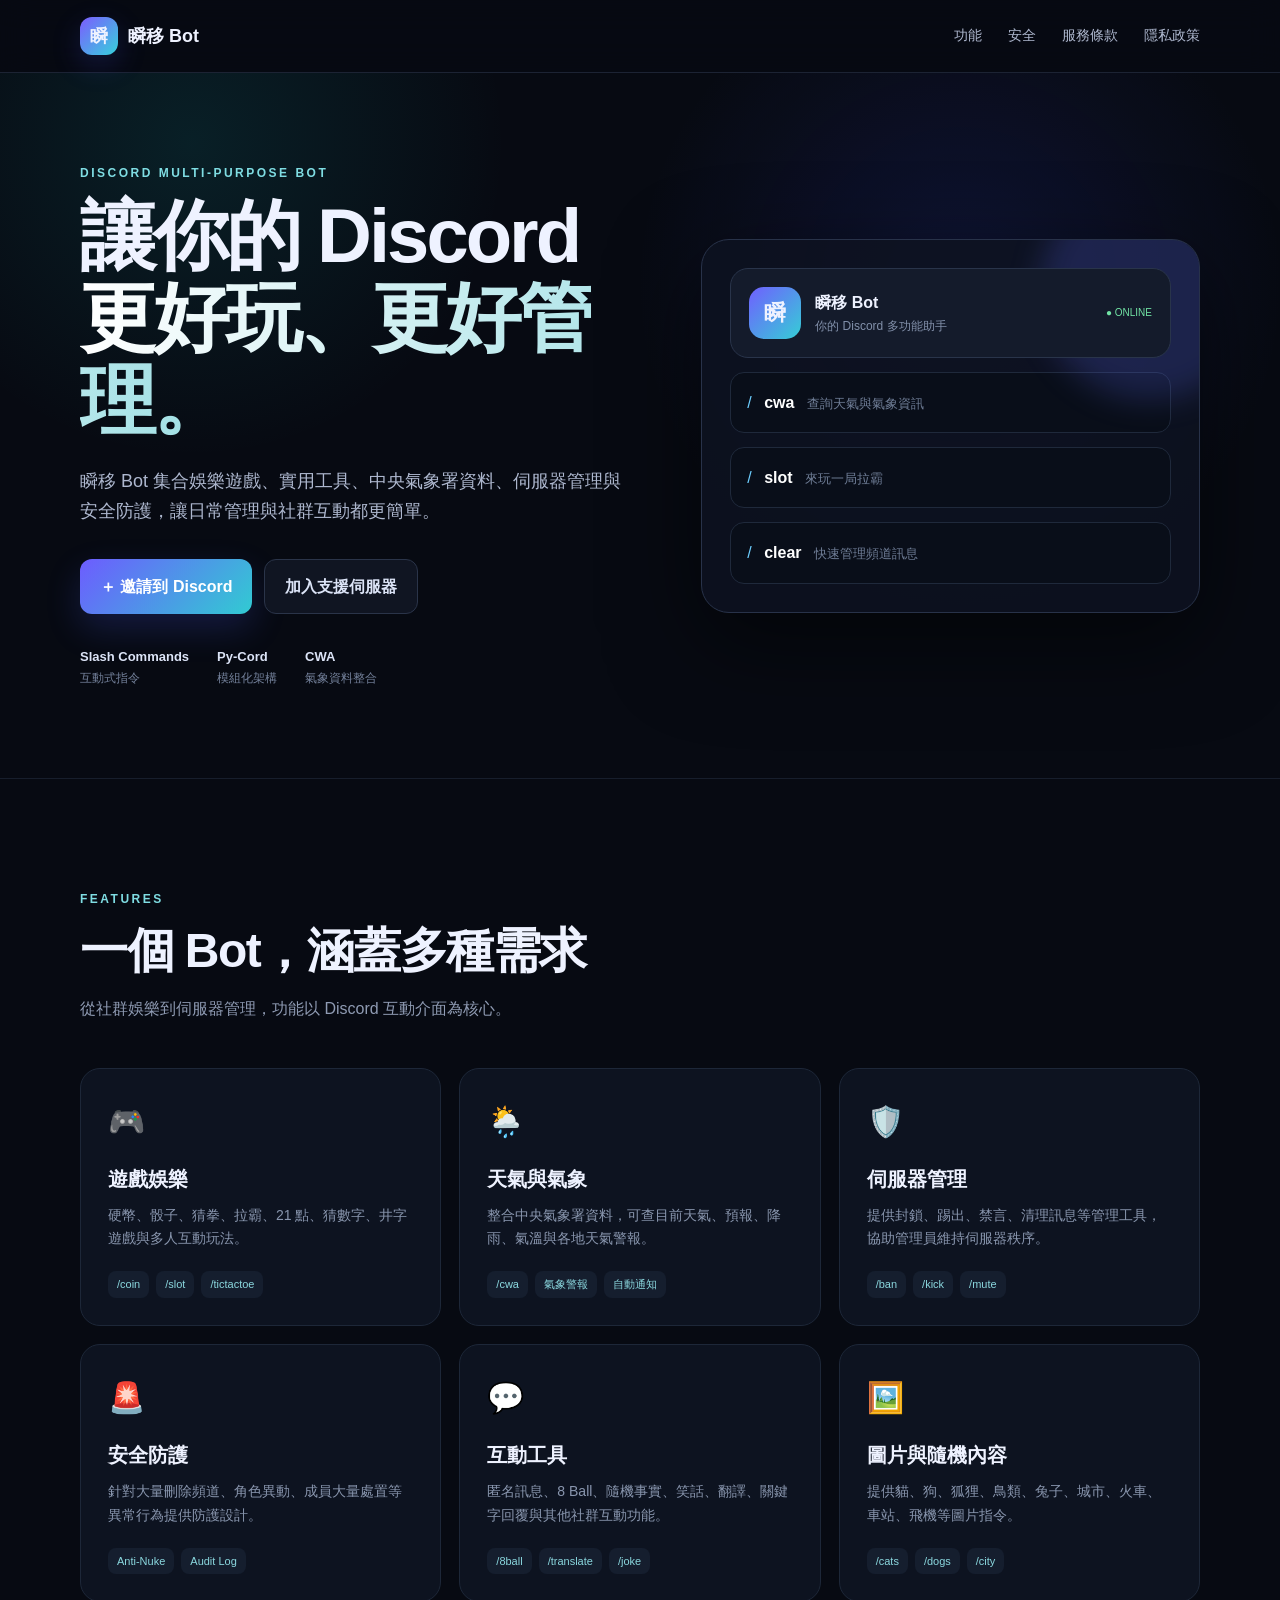
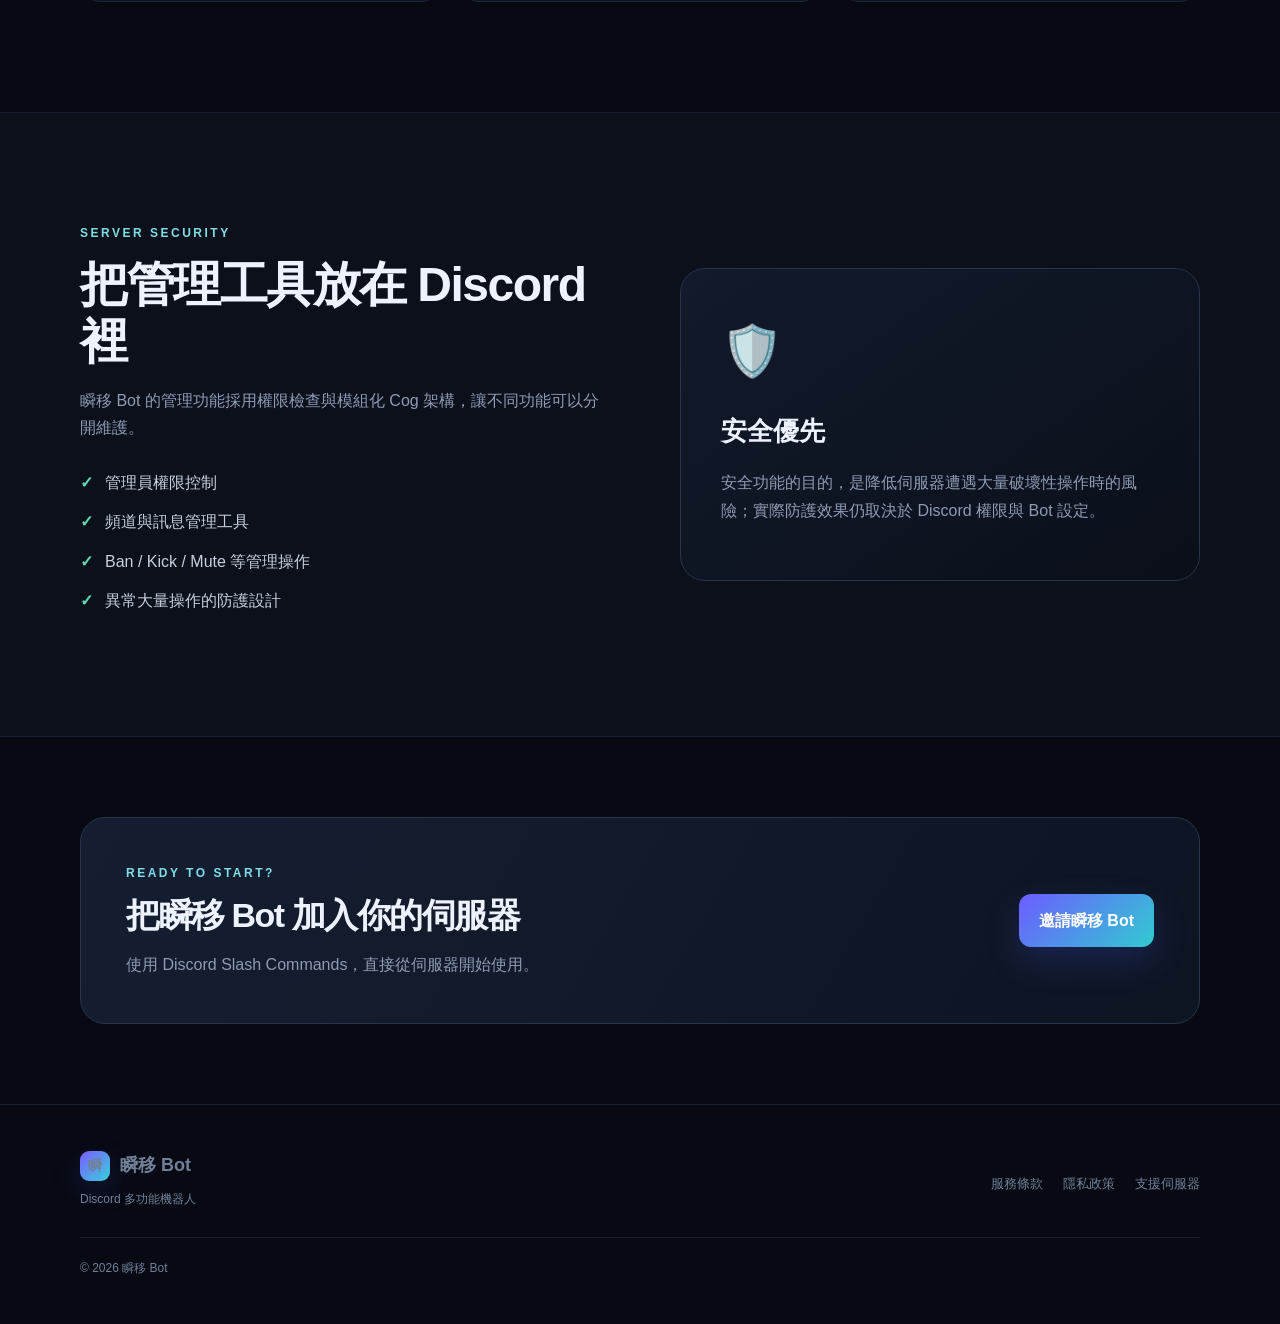
<file: index.html>
<!doctype html>
<html lang="zh-Hant">
<head>
  <meta charset="utf-8">
  <meta name="viewport" content="width=device-width, initial-scale=1">
  <meta name="description" content="瞬移 Bot｜多功能 Discord 機器人，提供娛樂、遊戲、天氣、管理與伺服器安全功能。">
  <title>瞬移 Bot｜Discord 多功能機器人</title>
  <link rel="stylesheet" href="style.css">
</head>
<body>
<header class="nav">
  <div class="wrap nav-inner">
    <a class="brand" href="index.html"><span class="logo">瞬</span><span>瞬移 Bot</span></a>
    <nav>
      <a href="#features">功能</a>
      <a href="#security">安全</a>
      <a href="terms.html">服務條款</a>
      <a href="privacy.html">隱私政策</a>
    </nav>
  </div>
</header>

<main>
<section class="hero">
  <div class="wrap hero-grid">
    <div>
      <div class="eyebrow">DISCORD MULTI-PURPOSE BOT</div>
      <h1>讓你的 Discord<br><span>更好玩、更好管理。</span></h1>
      <p class="lead">瞬移 Bot 集合娛樂遊戲、實用工具、中央氣象署資料、伺服器管理與安全防護，讓日常管理與社群互動都更簡單。</p>
      <div class="actions">
        <a class="btn primary" href="https://discord.com/oauth2/authorize?client_id=1089947084473499708&permissions=8&scope=bot%20applications.commands" target="_blank" rel="noopener">＋ 邀請到 Discord</a>
        <a class="btn ghost" href="https://discord.gg/3RnenEXjWV" target="_blank" rel="noopener">加入支援伺服器</a>
      </div>
      <div class="mini-stats">
        <div><b>Slash Commands</b><span>互動式指令</span></div>
        <div><b>Py-Cord</b><span>模組化架構</span></div>
        <div><b>CWA</b><span>氣象資料整合</span></div>
      </div>
    </div>
    <div class="hero-card">
      <div class="orb"></div>
      <div class="bot-card">
        <div class="bot-avatar">瞬</div>
        <div><strong>瞬移 Bot</strong><small>你的 Discord 多功能助手</small></div>
        <span class="online">● ONLINE</span>
      </div>
      <div class="command"><span>/</span> <b>cwa</b> <em>查詢天氣與氣象資訊</em></div>
      <div class="command"><span>/</span> <b>slot</b> <em>來玩一局拉霸</em></div>
      <div class="command"><span>/</span> <b>clear</b> <em>快速管理頻道訊息</em></div>
    </div>
  </div>
</section>

<section id="features" class="section">
  <div class="wrap">
    <div class="section-head"><div class="eyebrow">FEATURES</div><h2>一個 Bot，涵蓋多種需求</h2><p>從社群娛樂到伺服器管理，功能以 Discord 互動介面為核心。</p></div>
    <div class="cards">
      <article class="card"><div class="icon">🎮</div><h3>遊戲娛樂</h3><p>硬幣、骰子、猜拳、拉霸、21 點、猜數字、井字遊戲與多人互動玩法。</p><div class="tags"><span>/coin</span><span>/slot</span><span>/tictactoe</span></div></article>
      <article class="card"><div class="icon">🌦️</div><h3>天氣與氣象</h3><p>整合中央氣象署資料，可查目前天氣、預報、降雨、氣溫與各地天氣警報。</p><div class="tags"><span>/cwa</span><span>氣象警報</span><span>自動通知</span></div></article>
      <article class="card"><div class="icon">🛡️</div><h3>伺服器管理</h3><p>提供封鎖、踢出、禁言、清理訊息等管理工具，協助管理員維持伺服器秩序。</p><div class="tags"><span>/ban</span><span>/kick</span><span>/mute</span></div></article>
      <article class="card"><div class="icon">🚨</div><h3>安全防護</h3><p>針對大量刪除頻道、角色異動、成員大量處置等異常行為提供防護設計。</p><div class="tags"><span>Anti-Nuke</span><span>Audit Log</span></div></article>
      <article class="card"><div class="icon">💬</div><h3>互動工具</h3><p>匿名訊息、8 Ball、隨機事實、笑話、翻譯、關鍵字回覆與其他社群互動功能。</p><div class="tags"><span>/8ball</span><span>/translate</span><span>/joke</span></div></article>
      <article class="card"><div class="icon">🖼️</div><h3>圖片與隨機內容</h3><p>提供貓、狗、狐狸、鳥類、兔子、城市、火車、車站、飛機等圖片指令。</p><div class="tags"><span>/cats</span><span>/dogs</span><span>/city</span></div></article>
    </div>
  </div>
</section>

<section id="security" class="section dark">
  <div class="wrap split">
    <div><div class="eyebrow">SERVER SECURITY</div><h2>把管理工具放在 Discord 裡</h2><p>瞬移 Bot 的管理功能採用權限檢查與模組化 Cog 架構，讓不同功能可以分開維護。</p>
      <ul class="checks"><li>管理員權限控制</li><li>頻道與訊息管理工具</li><li>Ban / Kick / Mute 等管理操作</li><li>異常大量操作的防護設計</li></ul>
    </div>
    <div class="security-panel"><div class="shield">🛡️</div><h3>安全優先</h3><p>安全功能的目的，是降低伺服器遭遇大量破壞性操作時的風險；實際防護效果仍取決於 Discord 權限與 Bot 設定。</p></div>
  </div>
</section>

<section class="cta">
  <div class="wrap cta-box"><div><div class="eyebrow">READY TO START?</div><h2>把瞬移 Bot 加入你的伺服器</h2><p>使用 Discord Slash Commands，直接從伺服器開始使用。</p></div><a class="btn primary" href="https://discord.com/oauth2/authorize?client_id=1089947084473499708&permissions=8&scope=bot%20applications.commands" target="_blank" rel="noopener">邀請瞬移 Bot</a></div>
</section>
</main>

<footer><div class="wrap footer"><div><a class="brand" href="index.html"><span class="logo small">瞬</span><span>瞬移 Bot</span></a><p>Discord 多功能機器人</p></div><div class="footer-links"><a href="terms.html">服務條款</a><a href="privacy.html">隱私政策</a><a href="https://discord.gg/3RnenEXjWV" target="_blank" rel="noopener">支援伺服器</a></div><div class="copyright">© 2026 瞬移 Bot</div></div></footer>
</body>
</html>
</file>
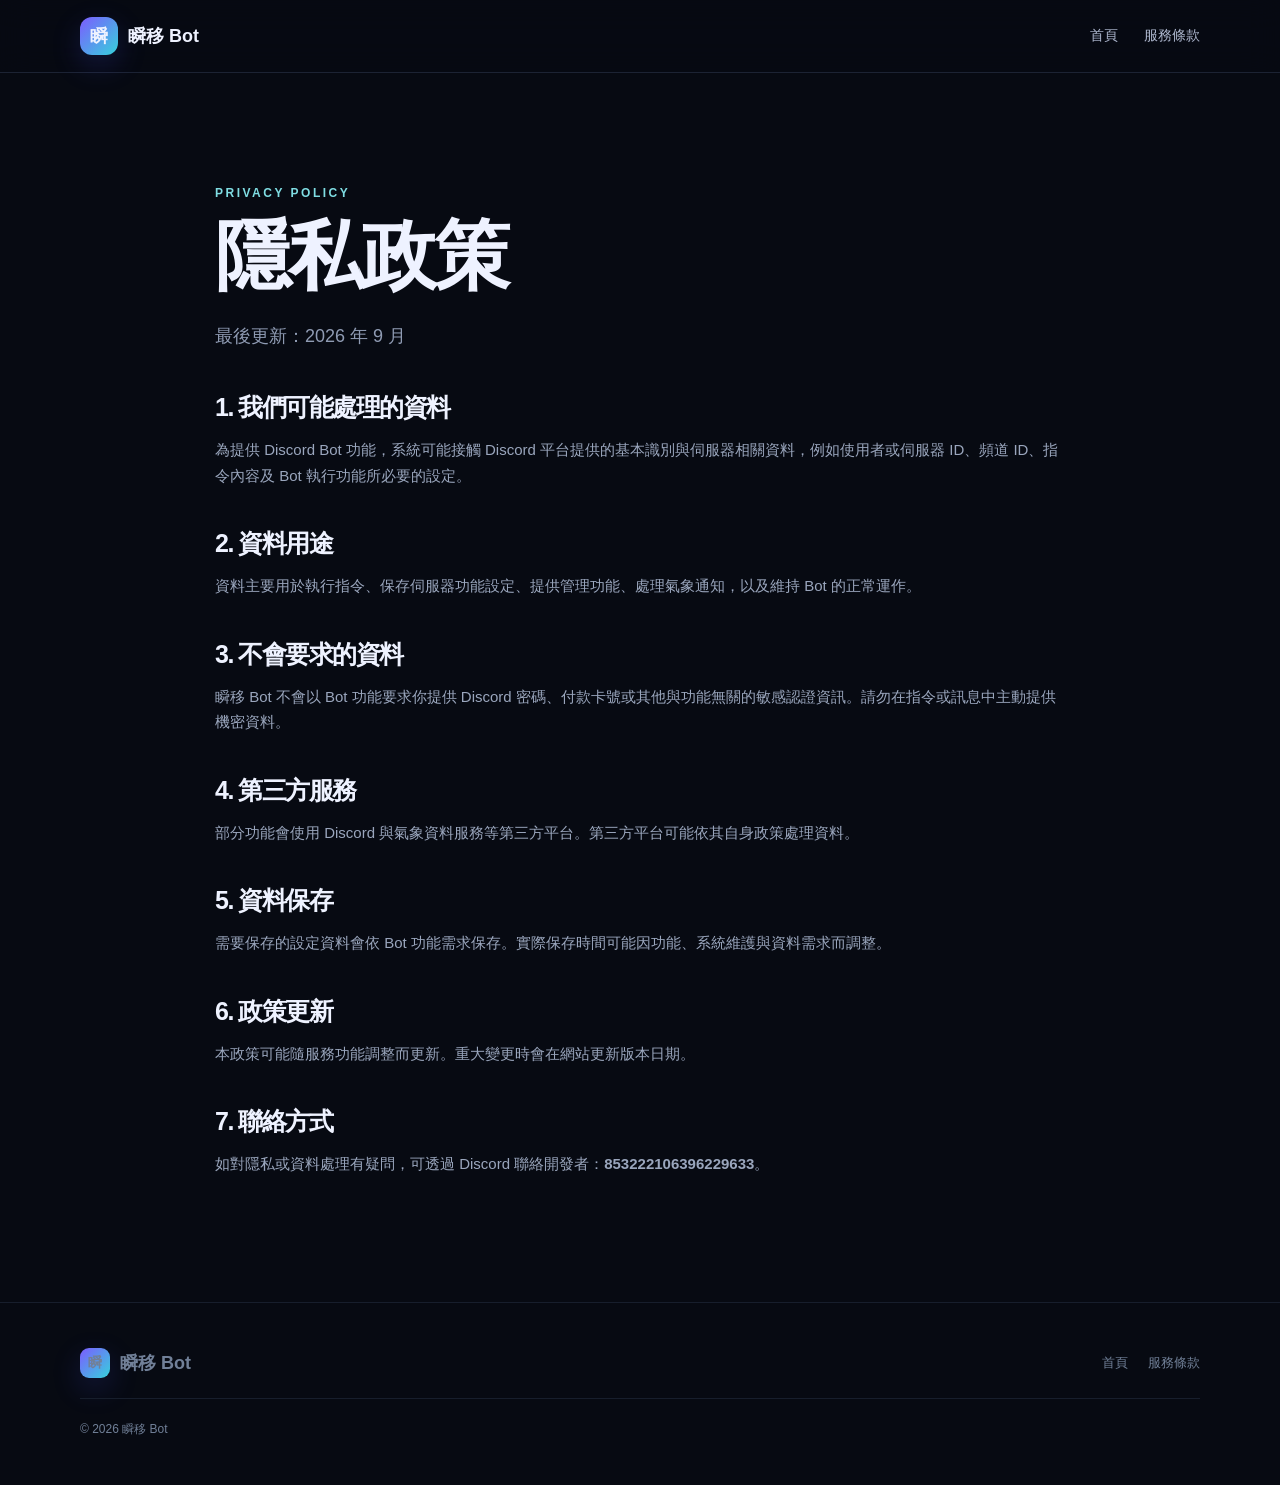
<file: privacy.html>
<!doctype html><html lang="zh-Hant"><head><meta charset="utf-8"><meta name="viewport" content="width=device-width,initial-scale=1"><title>隱私政策｜瞬移 Bot</title><link rel="stylesheet" href="style.css"></head><body><header class="nav"><div class="wrap nav-inner"><a class="brand" href="index.html"><span class="logo">瞬</span>瞬移 Bot</a><nav><a href="index.html">首頁</a><a href="terms.html">服務條款</a></nav></div></header><main class="section"><div class="wrap" style="max-width:850px"><div class="eyebrow">PRIVACY POLICY</div><h1>隱私政策</h1><p class="lead">最後更新：2026 年 9 月</p><article class="legal"><h2>1. 我們可能處理的資料</h2><p>為提供 Discord Bot 功能，系統可能接觸 Discord 平台提供的基本識別與伺服器相關資料，例如使用者或伺服器 ID、頻道 ID、指令內容及 Bot 執行功能所必要的設定。</p><h2>2. 資料用途</h2><p>資料主要用於執行指令、保存伺服器功能設定、提供管理功能、處理氣象通知，以及維持 Bot 的正常運作。</p><h2>3. 不會要求的資料</h2><p>瞬移 Bot 不會以 Bot 功能要求你提供 Discord 密碼、付款卡號或其他與功能無關的敏感認證資訊。請勿在指令或訊息中主動提供機密資料。</p><h2>4. 第三方服務</h2><p>部分功能會使用 Discord 與氣象資料服務等第三方平台。第三方平台可能依其自身政策處理資料。</p><h2>5. 資料保存</h2><p>需要保存的設定資料會依 Bot 功能需求保存。實際保存時間可能因功能、系統維護與資料需求而調整。</p><h2>6. 政策更新</h2><p>本政策可能隨服務功能調整而更新。重大變更時會在網站更新版本日期。</p><h2>7. 聯絡方式</h2><p>如對隱私或資料處理有疑問，可透過 Discord 聯絡開發者：<strong>853222106396229633</strong>。</p></article></div></main><footer><div class="wrap footer"><div><a class="brand" href="index.html"><span class="logo small">瞬</span>瞬移 Bot</a></div><div class="footer-links"><a href="index.html">首頁</a><a href="terms.html">服務條款</a></div><div class="copyright">© 2026 瞬移 Bot</div></div></footer><style>.legal h2{font-size:25px;margin-top:40px}.legal p{color:#9aa6bd}.legal{font-size:15px}</style></body></html>
</file>
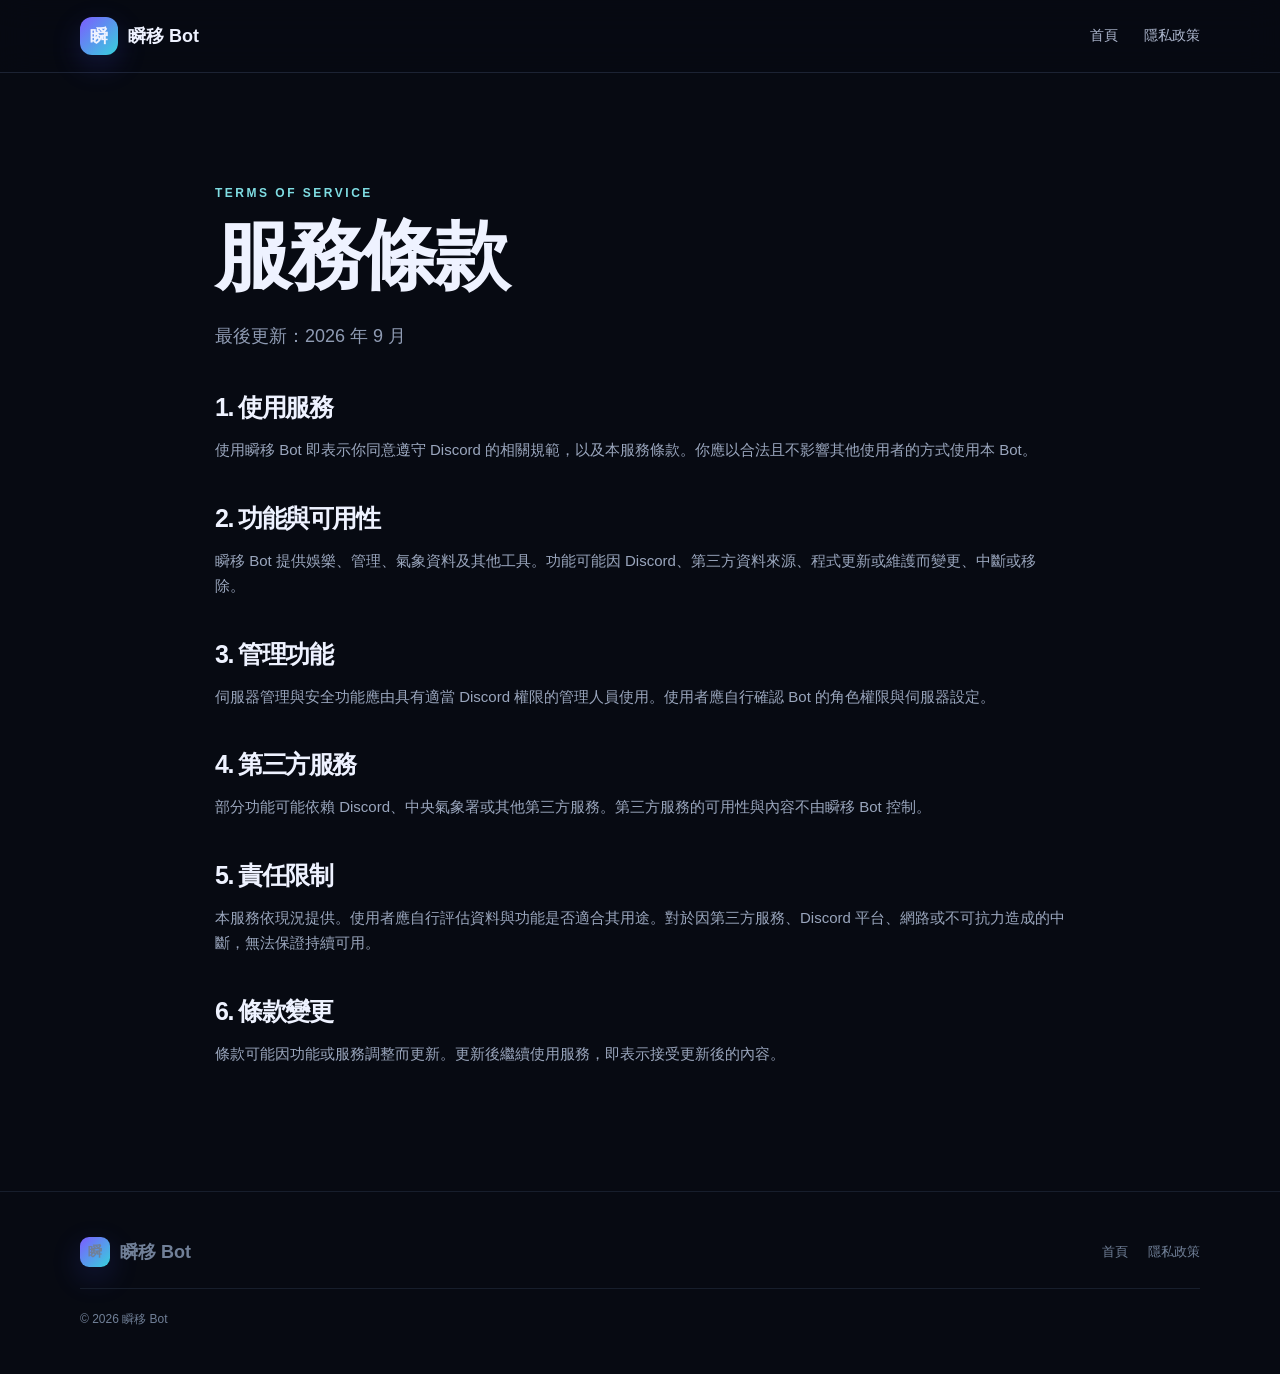
<file: terms.html>
<!doctype html><html lang="zh-Hant"><head><meta charset="utf-8"><meta name="viewport" content="width=device-width,initial-scale=1"><title>服務條款｜瞬移 Bot</title><link rel="stylesheet" href="style.css"></head><body><header class="nav"><div class="wrap nav-inner"><a class="brand" href="index.html"><span class="logo">瞬</span>瞬移 Bot</a><nav><a href="index.html">首頁</a><a href="privacy.html">隱私政策</a></nav></div></header><main class="section"><div class="wrap" style="max-width:850px"><div class="eyebrow">TERMS OF SERVICE</div><h1>服務條款</h1><p class="lead">最後更新：2026 年 9 月</p><article class="legal"><h2>1. 使用服務</h2><p>使用瞬移 Bot 即表示你同意遵守 Discord 的相關規範，以及本服務條款。你應以合法且不影響其他使用者的方式使用本 Bot。</p><h2>2. 功能與可用性</h2><p>瞬移 Bot 提供娛樂、管理、氣象資料及其他工具。功能可能因 Discord、第三方資料來源、程式更新或維護而變更、中斷或移除。</p><h2>3. 管理功能</h2><p>伺服器管理與安全功能應由具有適當 Discord 權限的管理人員使用。使用者應自行確認 Bot 的角色權限與伺服器設定。</p><h2>4. 第三方服務</h2><p>部分功能可能依賴 Discord、中央氣象署或其他第三方服務。第三方服務的可用性與內容不由瞬移 Bot 控制。</p><h2>5. 責任限制</h2><p>本服務依現況提供。使用者應自行評估資料與功能是否適合其用途。對於因第三方服務、Discord 平台、網路或不可抗力造成的中斷，無法保證持續可用。</p><h2>6. 條款變更</h2><p>條款可能因功能或服務調整而更新。更新後繼續使用服務，即表示接受更新後的內容。</p></article></div></main><footer><div class="wrap footer"><div><a class="brand" href="index.html"><span class="logo small">瞬</span>瞬移 Bot</a></div><div class="footer-links"><a href="index.html">首頁</a><a href="privacy.html">隱私政策</a></div><div class="copyright">© 2026 瞬移 Bot</div></div></footer><style>.legal h2{font-size:25px;margin-top:40px}.legal p{color:#9aa6bd}.legal{font-size:15px}</style></body></html>
</file>
<file: style.css>
*{box-sizing:border-box}html{scroll-behavior:smooth}body{margin:0;font-family:Inter,-apple-system,BlinkMacSystemFont,"Noto Sans TC","Microsoft JhengHei",sans-serif;background:#070a12;color:#eef2ff;line-height:1.7}a{color:inherit;text-decoration:none}.wrap{width:min(1120px,calc(100% - 40px));margin:auto}.nav{position:sticky;top:0;z-index:10;background:rgba(7,10,18,.78);backdrop-filter:blur(16px);border-bottom:1px solid #1c2333}.nav-inner{height:72px;display:flex;align-items:center;justify-content:space-between}.brand{display:flex;align-items:center;gap:10px;font-weight:800;font-size:18px}.logo{width:38px;height:38px;border-radius:12px;display:grid;place-items:center;background:linear-gradient(135deg,#7c5cff,#36d1dc);box-shadow:0 10px 30px #4d54ff33;font-weight:900}.logo.small{width:30px;height:30px;border-radius:9px;font-size:14px}.nav nav{display:flex;gap:26px;color:#aeb8cf;font-size:14px}.nav nav a:hover,.footer-links a:hover{color:#fff}.hero{overflow:hidden;border-bottom:1px solid #171e2c;background:radial-gradient(circle at 75% 30%,#3c4dff24,transparent 30%),radial-gradient(circle at 15% 10%,#17d5d51b,transparent 25%)}.hero-grid{min-height:690px;display:grid;grid-template-columns:1.05fr .95fr;align-items:center;gap:70px;padding:90px 0}.eyebrow{font-size:12px;letter-spacing:2.5px;color:#7fdde3;font-weight:800;margin-bottom:12px}h1{font-size:clamp(46px,6vw,76px);line-height:1.08;margin:0 0 24px;letter-spacing:-3px}h1 span{background:linear-gradient(90deg,#fff,#9edfe4);-webkit-background-clip:text;color:transparent}h2{font-size:clamp(32px,4vw,48px);line-height:1.2;margin:0 0 15px;letter-spacing:-1.5px}.lead{font-size:18px;color:#aeb8cf;max-width:650px}.actions{display:flex;gap:12px;flex-wrap:wrap;margin:32px 0}.btn{display:inline-flex;align-items:center;justify-content:center;padding:13px 20px;border-radius:12px;font-weight:800;border:1px solid #2a3449;transition:.2s}.btn:hover{transform:translateY(-2px)}.primary{background:linear-gradient(135deg,#6d5cff,#31cbd2);border:0;color:white;box-shadow:0 14px 35px #4b5dff33}.ghost{background:#101522;color:#dce4f7}.mini-stats{display:flex;gap:28px;color:#73809a;font-size:12px}.mini-stats div{display:flex;flex-direction:column}.mini-stats b{color:#dce4f7;font-size:13px}.hero-card{position:relative;padding:28px;border:1px solid #283249;background:#0d1220d9;border-radius:28px;box-shadow:0 30px 90px #0008;overflow:hidden}.orb{position:absolute;width:220px;height:220px;border-radius:50%;background:#5e6dff33;filter:blur(15px);right:-60px;top:-60px}.bot-card{position:relative;display:flex;align-items:center;gap:14px;padding:18px;border-radius:18px;background:#141b2b;border:1px solid #29344a}.bot-avatar{width:52px;height:52px;border-radius:15px;display:grid;place-items:center;background:linear-gradient(135deg,#705fff,#35ced6);font-size:22px;font-weight:900}.bot-card strong,.bot-card small{display:block}.bot-card small{color:#8290aa;font-size:12px}.online{margin-left:auto;color:#71e3a4;font-size:10px}.command{margin-top:14px;padding:16px;border-radius:14px;background:#090e19;border:1px solid #1f293b;color:#9da9bf}.command span{color:#6dceff}.command b{color:#fff;margin:0 8px}.command em{font-style:normal;color:#6f7d96;font-size:13px}.section{padding:110px 0}.section-head{max-width:680px;margin-bottom:45px}.section-head p,.section p{color:#8f9bb3}.cards{display:grid;grid-template-columns:repeat(3,1fr);gap:18px}.card{padding:27px;border-radius:20px;background:#0d1320;border:1px solid #1d2738;transition:.25s}.card:hover{transform:translateY(-4px);border-color:#34435e}.icon{font-size:30px}.card h3{margin:15px 0 8px;font-size:20px}.card p{color:#8996ae;margin:0 0 20px;font-size:14px}.tags{display:flex;gap:7px;flex-wrap:wrap}.tags span{padding:4px 9px;border-radius:8px;background:#151e2e;color:#8bd8df;font-size:11px}.dark{background:#0b101b;border-top:1px solid #171f30;border-bottom:1px solid #171f30}.split{display:grid;grid-template-columns:1fr 1fr;gap:80px;align-items:center}.checks{list-style:none;padding:0;margin:28px 0 0}.checks li{margin:12px 0;color:#c8d0df}.checks li:before{content:"✓";color:#65d9b0;font-weight:900;margin-right:12px}.security-panel{padding:40px;border:1px solid #29344a;border-radius:25px;background:linear-gradient(145deg,#121a2b,#0a0f19)}.shield{font-size:50px}.security-panel h3{font-size:26px;margin:15px 0}.cta{padding:80px 0}.cta-box{display:flex;align-items:center;justify-content:space-between;gap:30px;padding:45px;border-radius:25px;background:linear-gradient(120deg,#151d31,#0d1523);border:1px solid #29354b}.cta-box h2{font-size:34px}.cta-box p{margin:0;color:#8e9bb3}footer{border-top:1px solid #171e2c;padding:45px 0;color:#718098}.footer{display:grid;grid-template-columns:1fr auto;gap:20px;align-items:center}.footer p{font-size:12px;margin:8px 0}.footer-links{display:flex;gap:20px;font-size:13px}.copyright{grid-column:1/-1;font-size:12px;border-top:1px solid #171e2c;padding-top:20px}@media(max-width:850px){.hero-grid,.split{grid-template-columns:1fr}.hero-grid{padding:65px 0;gap:45px}.cards{grid-template-columns:1fr 1fr}.nav nav{display:none}.cta-box{flex-direction:column;align-items:flex-start}.footer{grid-template-columns:1fr}.copyright{grid-column:auto}}@media(max-width:560px){.wrap{width:min(100% - 28px,1120px)}.cards{grid-template-columns:1fr}.hero-card{padding:18px}.mini-stats{gap:15px;flex-wrap:wrap}h1{letter-spacing:-2px}.section{padding:75px 0}.footer-links{flex-wrap:wrap}}
</file>
